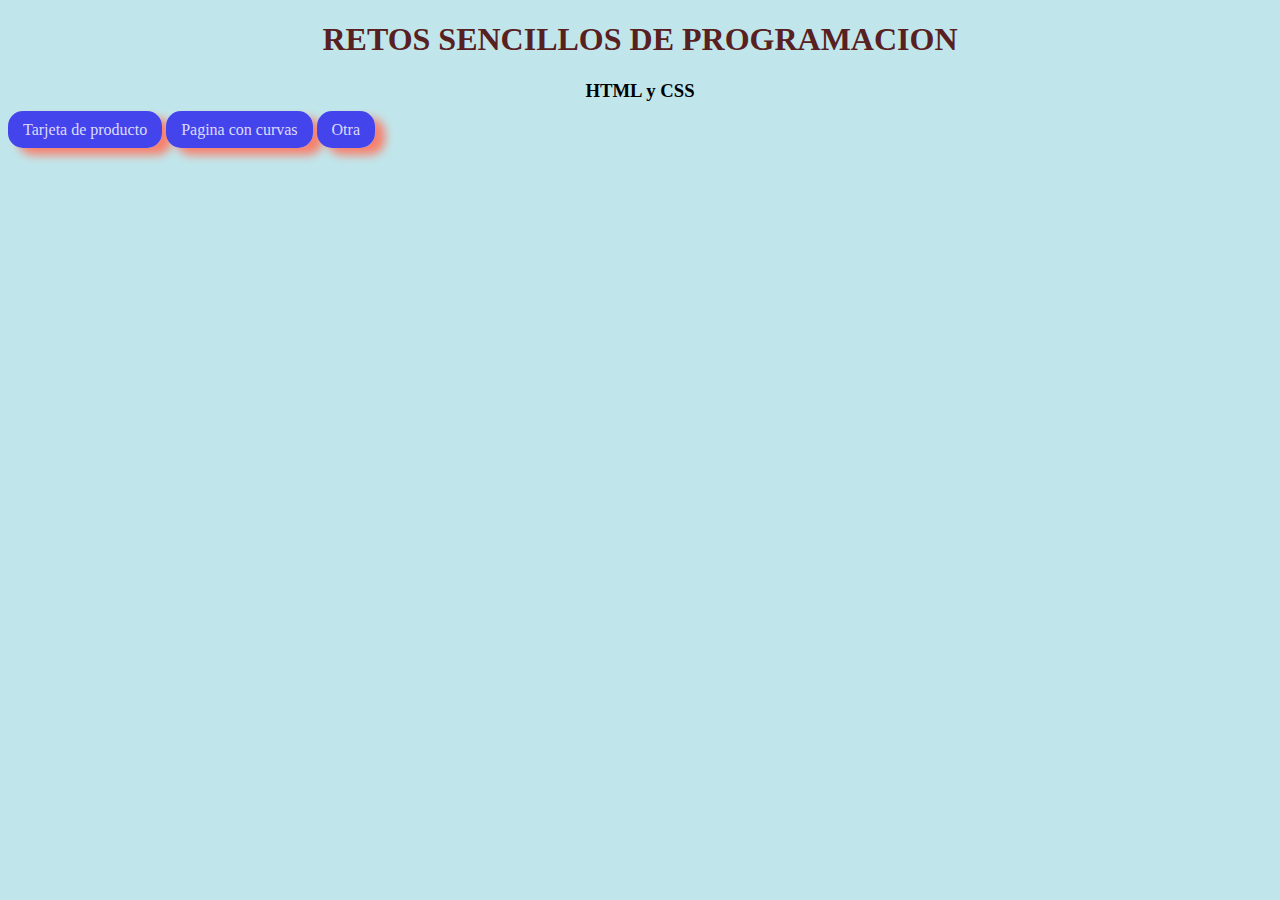
<file: index.html>
<!DOCTYPE html>
<html lang="en">
<head>
    <meta charset="UTF-8">
    <meta http-equiv="X-UA-Compatible" content="IE=edge">
    <meta name="viewport" content="width=device-width, initial-scale=1.0">
    <title>Retos de HTML</title>
    <link rel="stylesheet" href="styles/styles.css">
</head>
<body>
    
    <h1>RETOS SENCILLOS DE PROGRAMACION</h1>
    <h3>HTML y CSS</h3>

    <div>
        <a href="Tarjeta de Producto Previo/index.html">Tarjeta de producto</a>
        <a href="Pagina con curvas al final/index.html">Pagina con curvas</a>
        <a href="">Otra</a>
    </div>
    
</body>
</html>
</file>
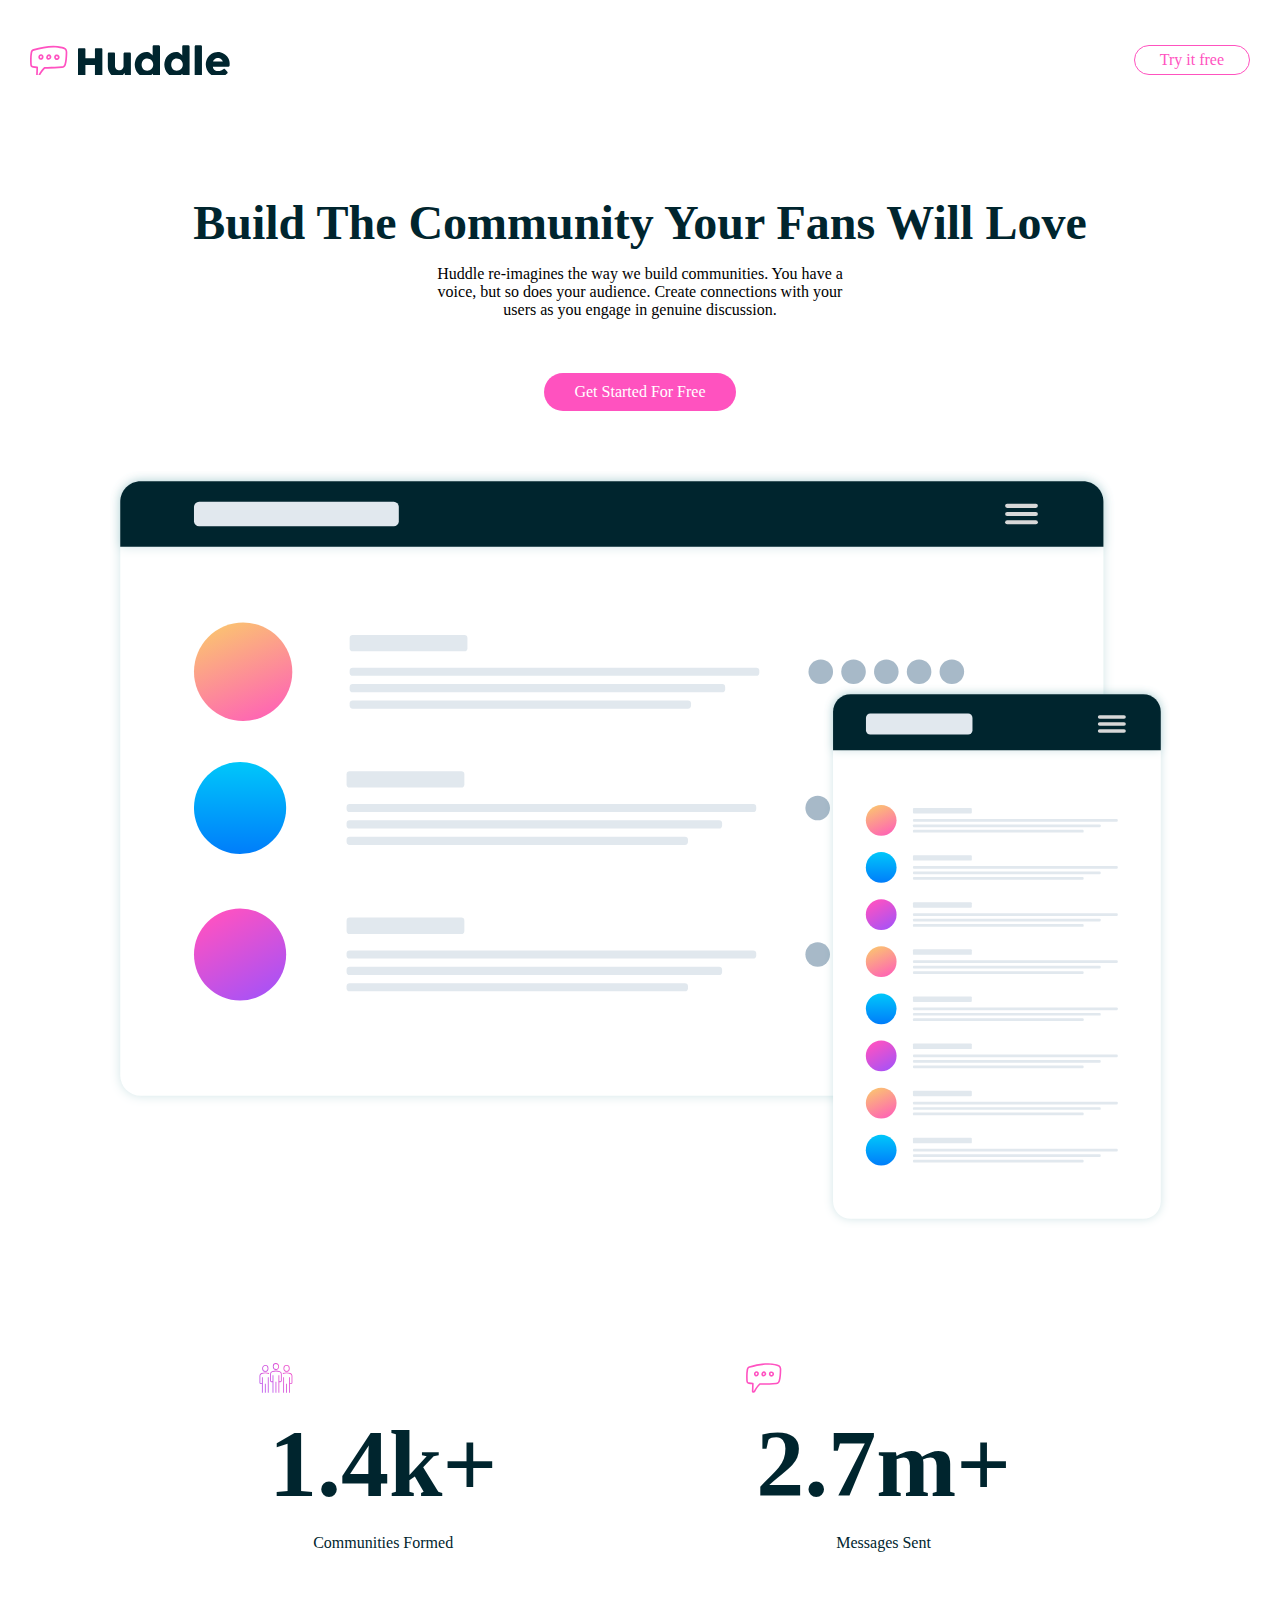
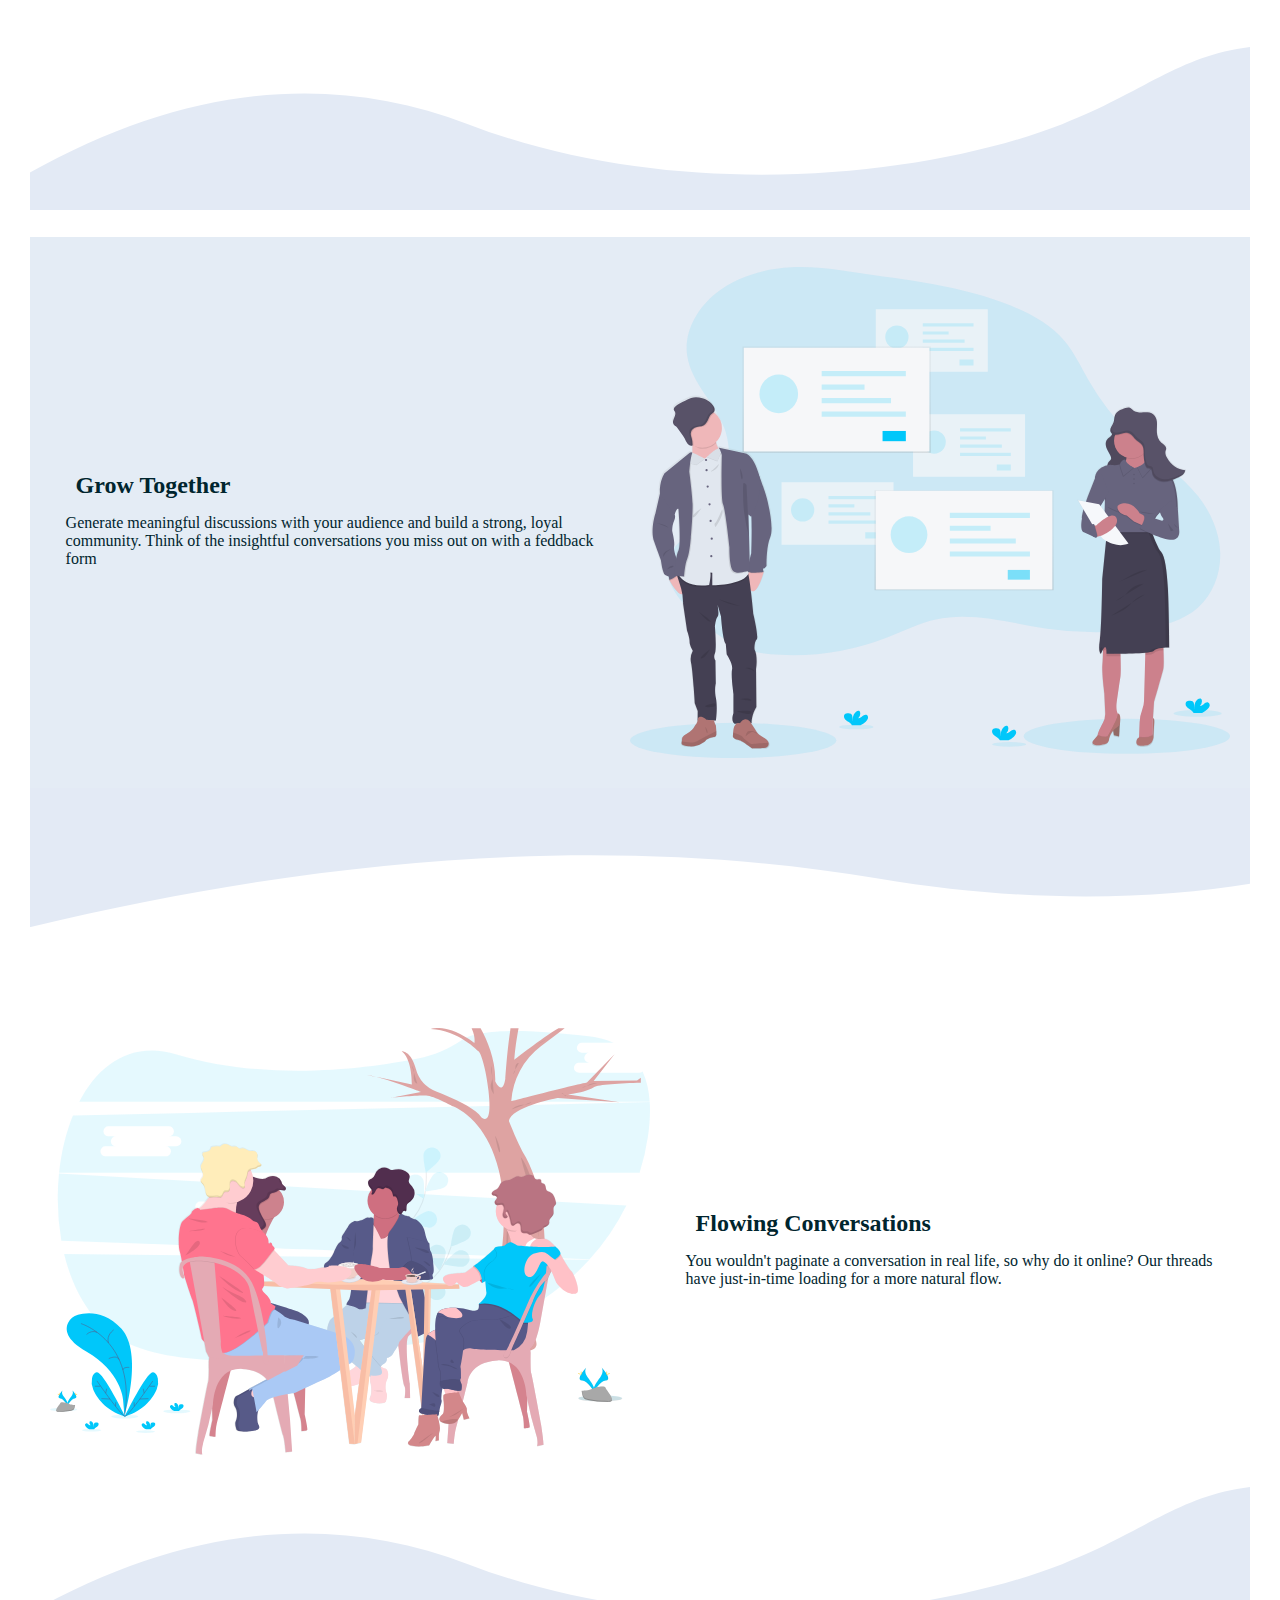
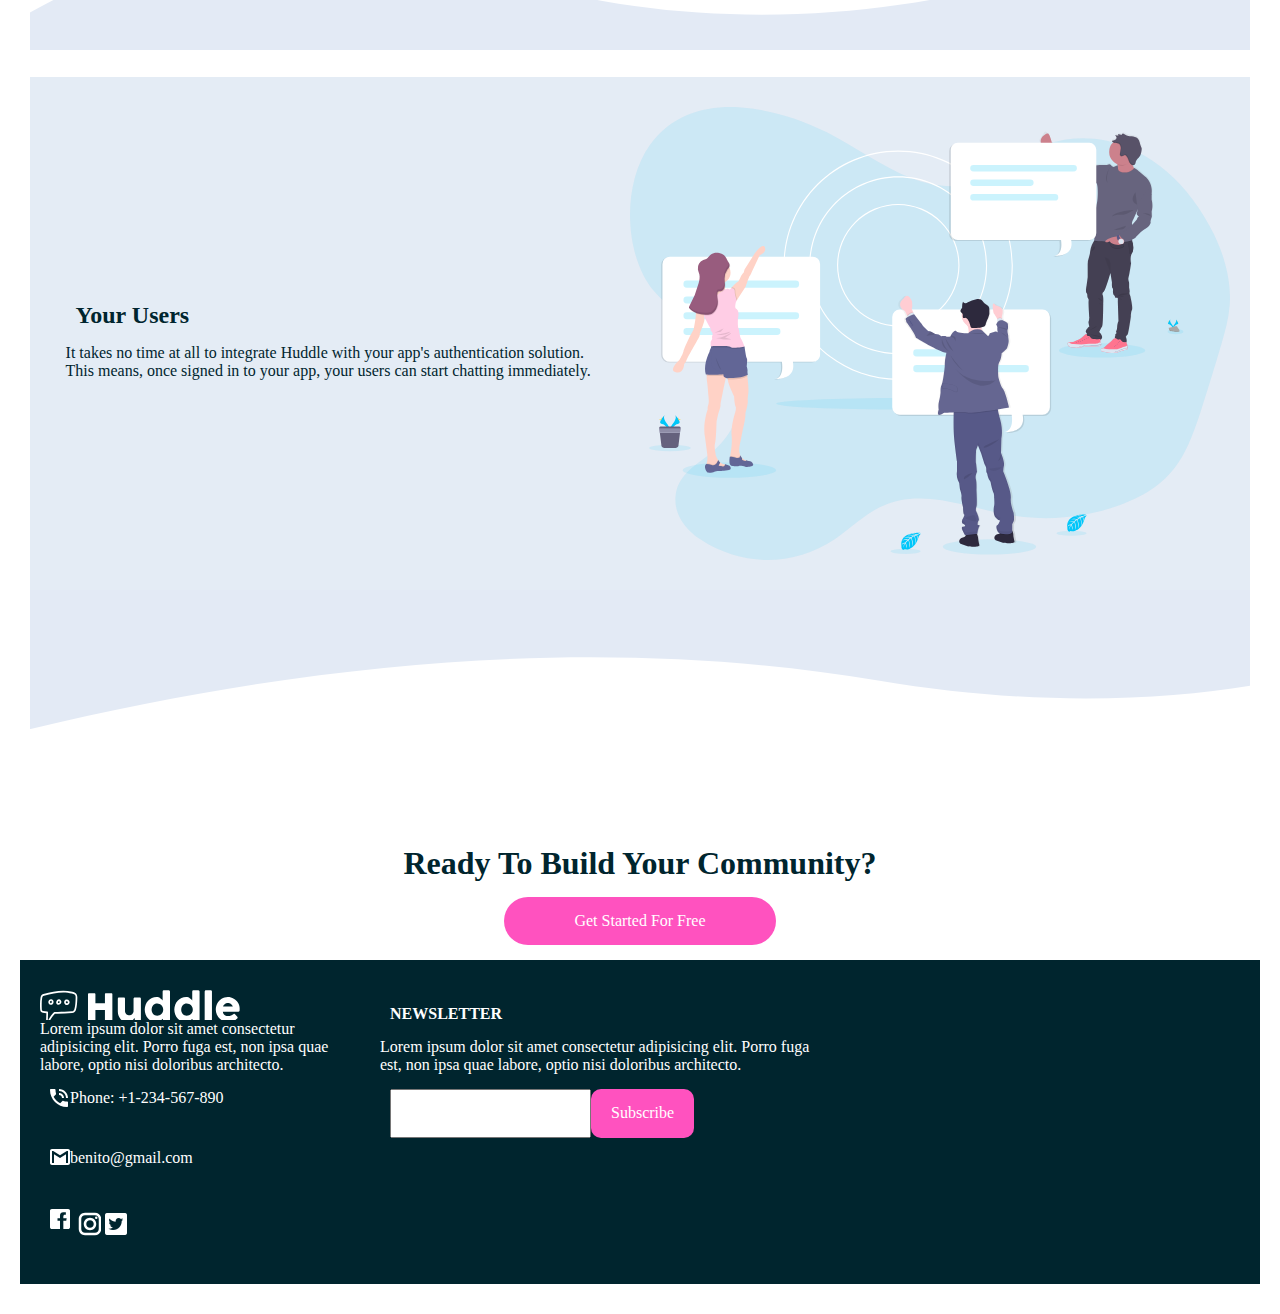
<file: Pagina con curvas al final/index.html>
<!DOCTYPE html>
<html lang="en">
<head>
    <meta charset="UTF-8">
    <meta http-equiv="X-UA-Compatible" content="IE=edge">
    <meta name="viewport" content="width=device-width, initial-scale=1.0">
    <title>Pagina con curvas</title>
    <link rel="stylesheet" href="styles/styles.css">
</head>
<body>
    
    <nav>
        <div class="logo"></div>
        <a href="" class="btn_try">Try it free</a>
    </nav>

    <section class="seccion_uno">
        <h1>Build The Community Your Fans Will Love</h1>
        <p>Huddle re-imagines the way we build communities. You have a voice, but so does your audience. Create connections with your users as you engage in genuine discussion.</p>
        <a href="" class="btn_get">Get Started For Free</a>
        <img src="images/mockups.svg" alt="">
    </section>

    <section class="seccion_dos">
        <div>
            <div class="icon_persons"></div>
            <h2>1.4k+</h2>
            Communities Formed
        </div>
        <div>
            <div class="icon_mensaje"></div>
            <h2>2.7m+</h2>
            Messages Sent
        </div>
    </section>

    <section class="seccion_tres">
        <div class="curvas_uno"></div>
        <div class="grow">
            <div>
                <h3>Grow Together</h3>
                Generate meaningful discussions with your audience and build a strong, loyal community. Think of the insightful conversations you miss out on with a feddback form
            </div>
            <img src="images/person-mensajes.svg" alt="">
        </div>
        <div class="curvas_uno_"></div>

        <div class="flowing">
            <img src="images/illustration-flowing-conversation.svg" alt="">
            <div>
                <h3>Flowing Conversations</h3>
                You wouldn't paginate a conversation in real life, so why do it online? Our threads have just-in-time loading for a more natural flow.
            </div>
        </div>

        <div class="curvas_uno"></div>
        <div class="your">
            <div>
                <h3>Your Users</h3>
                It takes no time at all to integrate Huddle with your app's authentication solution. This means, once signed in to your app, your users can start chatting immediately.
            </div>
            <img src="images/illustration-your-users.svg" alt="">
        </div>
        <div class="curvas_uno_"></div>
    </section>

    <section class="seccion_cuatro">
        <h2>Ready To Build Your Community?</h2>
        <a href="">Get Started For Free</a>
    </section>

    <footer>
        <section class="footer_uno">
            <div class="logo_"></div>
            Lorem ipsum dolor sit amet consectetur adipisicing elit. Porro fuga est, non ipsa quae labore, optio nisi doloribus architecto.
            <div class="phone">
                <div class="icon_phone"></div>
                Phone: +1-234-567-890
            </div>
            <div class="gmail">
                <div class="icon_gmail"></div>
                benito@gmail.com
            </div>
            <div class="redes">
                <div class="icon_facebook"></div>
                <div class="icon_instagram"></div>
                <div class="icon_twitter"></div>
            </div>
        </section>

        <section class="footer_dos">
            <h4>NEWSLETTER</h4>
            Lorem ipsum dolor sit amet consectetur adipisicing elit. Porro fuga est, non ipsa quae labore, optio nisi doloribus architecto.
            <div class="input">
                <input type="text">
                <a href="" class="btn_sub">Subscribe</a>
            </div>
        </section>
    </footer>
</body>
</html>
</file>
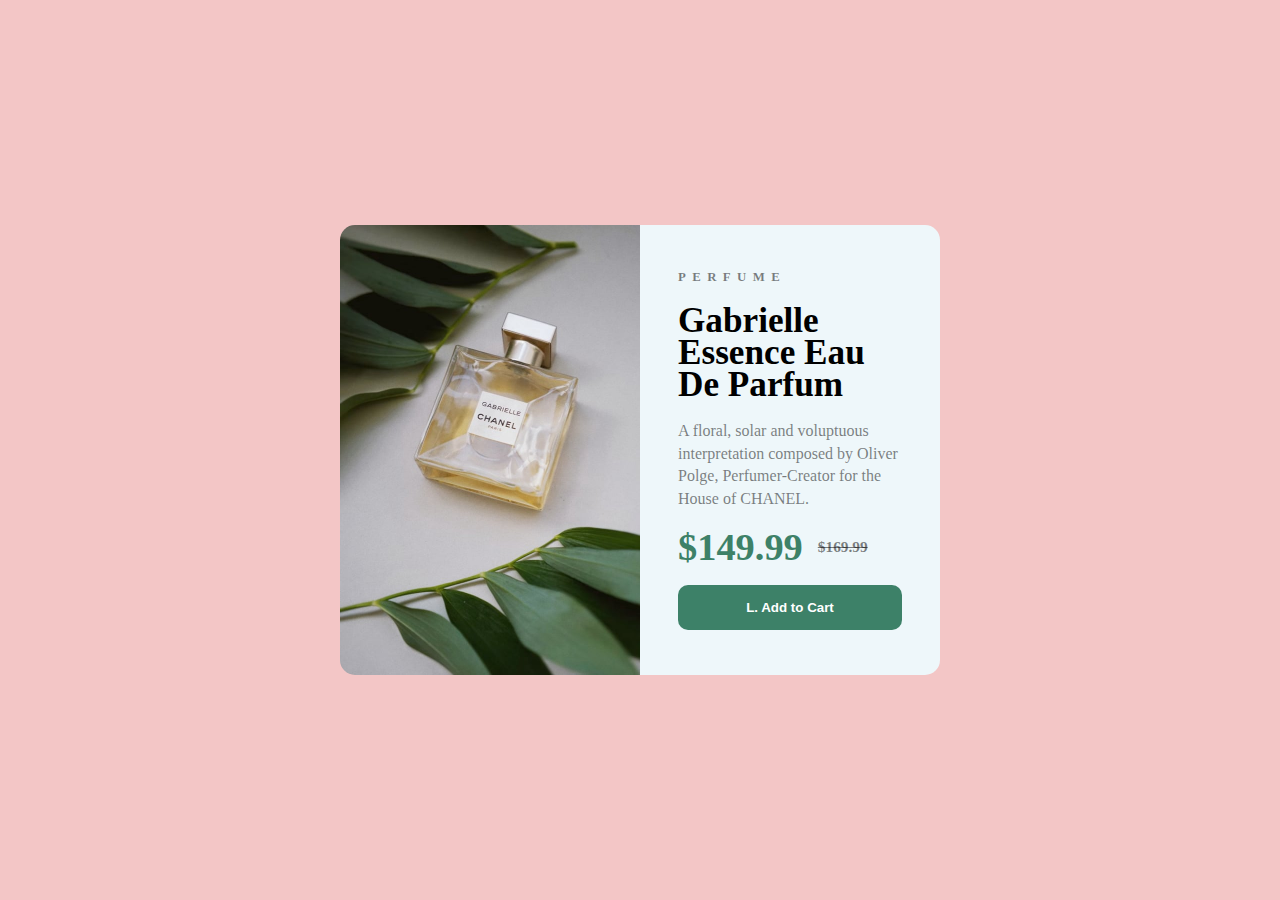
<file: Targeta de Producto Previo/index.html>
<!DOCTYPE html>
<html lang="en">
<head>
    <meta charset="UTF-8">
    <meta http-equiv="X-UA-Compatible" content="IE=edge">
    <meta name="viewport" content="width=device-width, initial-scale=1.0">
    <title>Tarjeta de producto</title>
    <link rel="stylesheet" href="styles/styles.css">
</head>
<body>

    <section class="tarjeta">

        <div class="imagen"></div>
        <div class="descripcion">
            <h3>PERFUME</h3>
            <h2 class="titulo">Gabrielle Essence Eau De Parfum</h2>
            <p>A floral, solar and voluptuous interpretation composed by Oliver Polge, Perfumer-Creator for the House of CHANEL.</p>
            <h2 class="precio">$149.99<span class="precio_">$169.99</span></h2>
            <button class="btn_precio">L. Add to Cart</button>
        </div>

    </section>
    
</body>
</html>
</file>
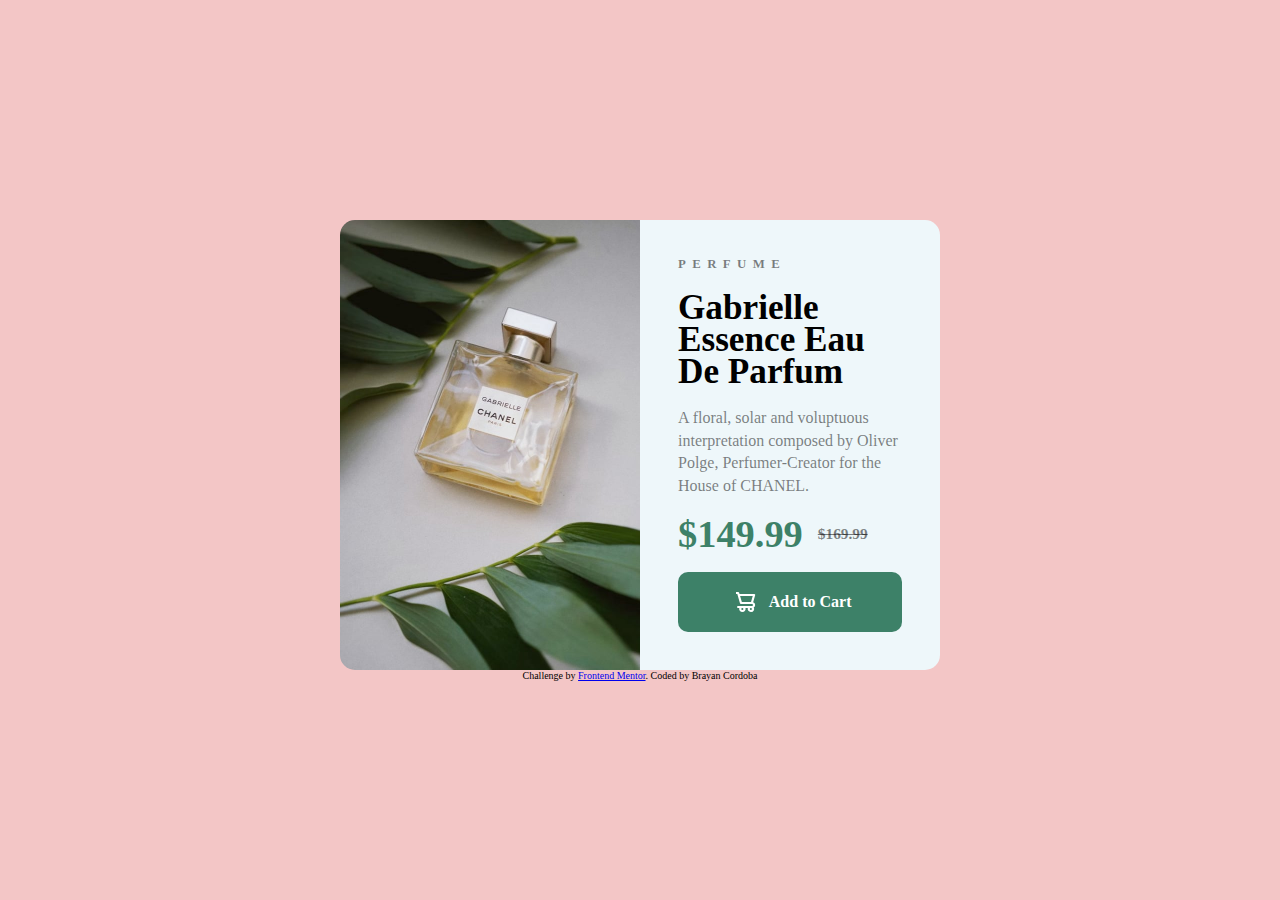
<file: Tarjeta de Producto Previo/index.html>
<!DOCTYPE html>
<html lang="en">
<head>
    <meta charset="UTF-8">
    <meta http-equiv="X-UA-Compatible" content="IE=edge">
    <meta name="viewport" content="width=device-width, initial-scale=1.0">
    <title>Tarjeta de producto</title>
    <link rel="stylesheet" href="styles/styles.css">
</head>
<body>

    <section class="tarjeta">

        <div class="imagen"></div>
        <div class="descripcion">
            <h3>PERFUME</h3>
            <h2 class="titulo">Gabrielle Essence Eau De Parfum</h2>
            <p>A floral, solar and voluptuous interpretation composed by Oliver Polge, Perfumer-Creator for the House of CHANEL.</p>
            <h2 class="precio">$149.99<span class="precio_">$169.99</span></h2>
            <a href="" class="btn_precio">
                <img src="images/icon-cart.svg" alt="" class="carrito">
                Add to Cart
            </a>
        </div>
        
    </section>

    <footer>
        Challenge by <a href="https://www.frontendmentor.io?ref=challenge" target="_blank">Frontend Mentor</a>. Coded by Brayan Cordoba
    </footer>
    

</body>
</html>
</file>
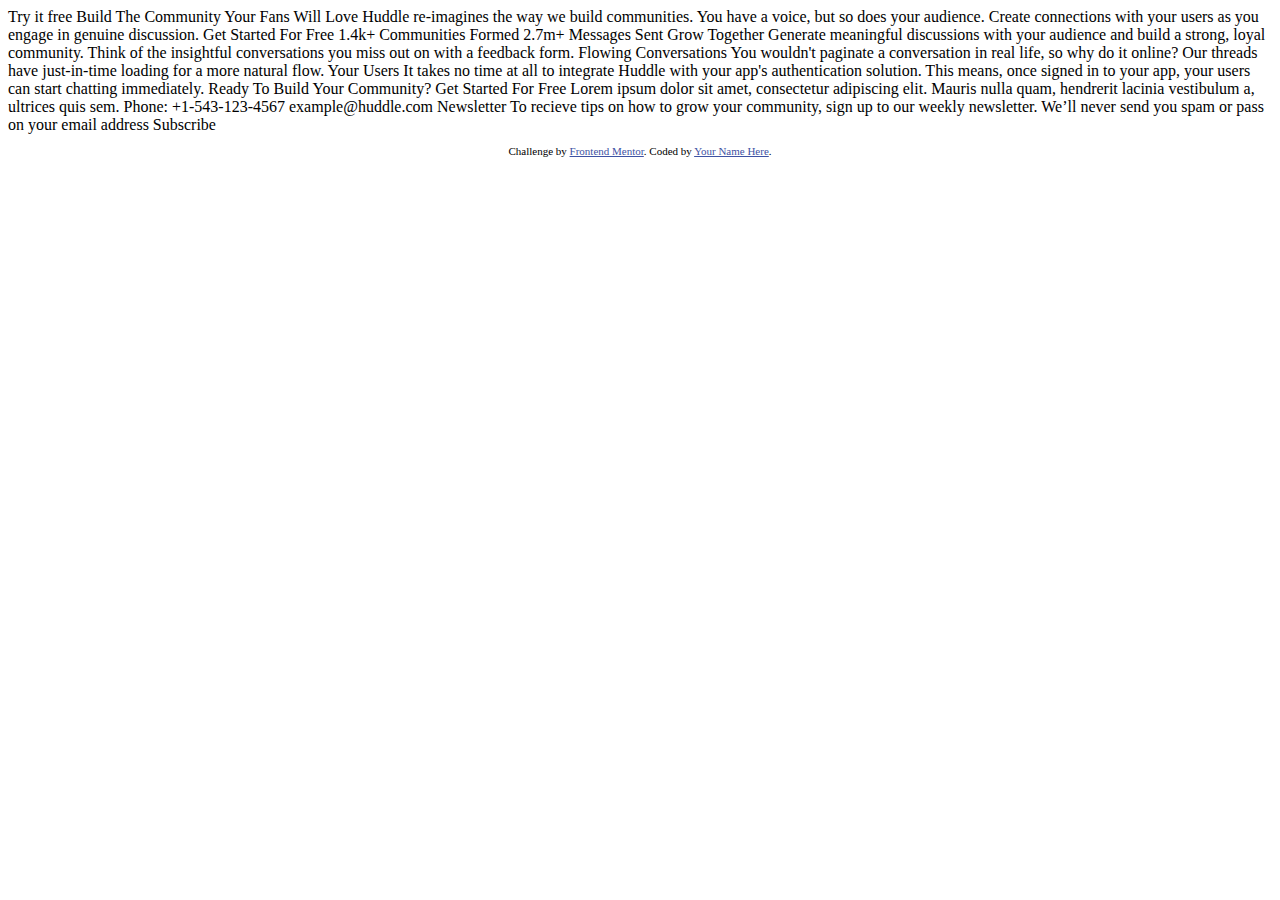
<file: Pagina con curvas al final/guia.html>
<!DOCTYPE html>
<html lang="en">
<head>
  <meta charset="UTF-8">
  <meta name="viewport" content="width=device-width, initial-scale=1.0"> <!-- displays site properly based on user's device -->

  <link rel="icon" type="image/png" sizes="32x32" href="./images/favicon-32x32.png">
  
  <title>Frontend Mentor | Huddle landing page with curved sections</title>

  <!-- Feel free to remove these styles or customise in your own stylesheet 👍 -->
  <style>
    .attribution { font-size: 11px; text-align: center; }
    .attribution a { color: hsl(228, 45%, 44%); }
  </style>
</head>
<body>
  Try it free

  Build The Community Your Fans Will Love

  Huddle re-imagines the way we build communities. You have a voice, but so does 
  your audience. Create connections with your users as you engage in genuine discussion. 

  Get Started For Free

  1.4k+
  Communities Formed

  2.7m+
  Messages Sent

  Grow Together
  Generate meaningful discussions with your audience and build a strong, loyal community. 
  Think of the insightful conversations you miss out on with a feedback form. 

  Flowing Conversations
  You wouldn't paginate a conversation in real life, so why do it online? Our threads have 
  just-in-time loading for a more natural flow.

  Your Users
  It takes no time at all to integrate Huddle with your app's authentication solution. This means, 
  once signed in to your app, your users can start chatting immediately.

  Ready To Build Your Community?
  Get Started For Free

  Lorem ipsum dolor sit amet, consectetur adipiscing elit. Mauris nulla quam, hendrerit lacinia 
  vestibulum a, ultrices quis sem.
  
  Phone: +1-543-123-4567
  example@huddle.com

  Newsletter
  To recieve tips on how to grow your community, sign up to our weekly newsletter. We’ll never 
  send you spam or pass on your email address

  Subscribe

  <footer>
    <p class="attribution">
      Challenge by <a href="https://www.frontendmentor.io?ref=challenge" target="_blank">Frontend Mentor</a>. 
      Coded by <a href="#">Your Name Here</a>.
    </p>
  </footer>
</body>
</html>
</file>
<file: styles/styles.css>
*{
    background: rgb(192, 230, 236);
}

h1{
    display: flex;
    justify-content: center;
    color: rgb(88, 32, 32);
}
h3{
    display: flex;
    justify-content: center;
}


a{
    background: rgb(68, 68, 236);
    color: rgba(255, 255, 255, 0.822);
    padding: 10px 15px;
    border-radius: 15px;
    box-shadow: 10px 7px 10px rgb(247, 129, 108);
    text-decoration: none;
}
a:hover{
    background: rgb(101, 20, 177);
    border: 2px solid black;
    color: black;
    font-weight: bold;
    cursor: pointer;
}
</file>
<file: Pagina con curvas al final/styles/styles.css>
:root{
    --rosado: #ff52bf;
    --rosado_: #ff8fd8;
    --rojo: #ff4242;
    --cyan: #00252e;
    --azul: #e4ecf5;
    --blanco: #ffffff;
}

*{
    margin: 0;
    padding: 15px 10px;
    box-sizing: content-box;
}


nav{
    display: flex;
    justify-content: space-between;
    align-items: center;
}.logo{
    width: 20vh;

    background: url(../images/logo.svg);
    background-repeat: no-repeat;
    background-size: 100%;
}.btn_try{
    color: var(--rosado);
    border: 1px solid var(--rosado);
    border-radius: 50px;
    padding: 5px 25px;
    text-decoration: none;
    cursor: pointer;
}.btn_try:hover{
    color: var(--rosado_);
    border: 1px solid var(--rosado_);
}



.seccion_uno{
    display: flex;
    flex-direction: column;
    justify-content: center;
    align-items: center;
    text-align: center;
    
    padding: 10vh;
}.seccion_uno h1{
    font-size: 3em;
    color: var(--cyan);
}.seccion_uno p{
    padding: 0 30%;
}.seccion_uno img{
    width: 100%;
}
.btn_get{
    color: var(--blanco);
    background: var(--rosado);
    border-radius: 50px;
    padding: 10px 30px;
    text-decoration: none;
    margin-top: 6vh;
    margin-bottom: 5vh;
    cursor: pointer;
}.btn_get:hover{
    background: var(--rosado_);
}




.seccion_dos{
    display: flex;
    justify-content: space-evenly;
    text-align: center;
    color: var(--cyan);
    font-size: 1em;
}.seccion_dos h2{
    font-size: 6em;
}
.icon_persons{
    background: url(../images/tree-person.svg);
    background-repeat: no-repeat;
    background-size: contain;
}
.icon_mensaje{
    background: url(../images/icon-messages.svg);
    background-repeat: no-repeat;
    background-size: contain;
}



.curvas_uno{
    background: url(../images/bg-section-top-desktop-1.svg);
    background-repeat: no-repeat;
    width: auto;
    height: 18vh;
    filter: brightness(0) saturate(100%) invert(83%) sepia(2%) saturate(2985%) hue-rotate(194deg) brightness(115%) contrast(92%);
}.curvas_uno_{
    background: url(../images/bg-section-bottom-desktop-1.svg);
    background-repeat: no-repeat;
    width: auto;
    height: 20vh;
    filter: brightness(0) saturate(100%) invert(83%) sepia(2%) saturate(2985%) hue-rotate(194deg) brightness(115%) contrast(92%);
}


.seccion_tres{
    padding-top: 7vh;
}
.grow{
    display: flex;
    color: var(--cyan);
    background: var(--azul);
}.grow div{
    width: 50%;
    display: flex;
    flex-direction: column;
    justify-content: center;
    padding: 0 2vw;
}.grow h3{
    font-size: 1.5em;
}.grow img{
    width: 50%;
}

.flowing{
    display: flex;
    color: var(--cyan);

}.flowing div{
    width: 50%;
    display: flex;
    flex-direction: column;
    justify-content: center;
    padding: 0 2vw;
}.flowing h3{
    font-size: 1.5em;
}.flowing img{
    width: 50%;
}

.your{
    display: flex;
    color: var(--cyan);
    background: var(--azul);
}.your div{
    width: 50%;
    display: flex;
    flex-direction: column;
    justify-content: center;
    padding: 0 2vw;
}.your h3{
    font-size: 1.5em;
}.your img{
    width: 50%;
}



.seccion_cuatro{
    display: flex;
    flex-direction: column;
    align-items: center;
}.seccion_cuatro h2{
    color: var(--cyan);
    font-size: xx-large;
}.seccion_cuatro a{
    color: var(--blanco);
    background: var(--rosado);
    border-radius: 50px;
    padding: 15px 70px;
    text-decoration: none;
    cursor: pointer;
}.seccion_cuatro a:hover{
    background: var(--rosado_);
}




footer{
    background: var(--cyan);
    color: var(--blanco);
    display: flex;
}
.footer_uno{
    width: 25vw;
}
.logo_{
    width: 20vh;
    background: url(../images/logo.svg);
    background-repeat: no-repeat;
    background-size: 100%;
    filter: brightness(0) saturate(100%) invert(83%) sepia(100%) saturate(0%) hue-rotate(109deg) brightness(106%) contrast(101%);
}
.phone{
    display: flex;
}.icon_phone{
    background: url(../images/icon-phone.svg);
    background-repeat: no-repeat;
}
.gmail{
    display: flex;
}.icon_gmail{
    background: url(../images/icon-email.svg);
    background-repeat: no-repeat;
}

.redes{
    display: flex;
}
.icon_facebook{
    background: url(../images/icon-facebook.svg);
    background-repeat: no-repeat;
    filter: brightness(0) saturate(100%) invert(83%) sepia(100%) saturate(0%) hue-rotate(109deg) brightness(106%) contrast(101%);
    width: 5px;
}
.icon_instagram{
    background: url(../images/icon-instagram.svg);
    background-repeat: no-repeat;
    filter: brightness(0) saturate(100%) invert(83%) sepia(100%) saturate(0%) hue-rotate(109deg) brightness(106%) contrast(101%);
    width: 6px;
}
.icon_twitter{
    background: url(../images/icon-twitter.png);
    background-repeat: no-repeat;
    filter: brightness(0) saturate(100%) invert(83%) sepia(100%) saturate(0%) hue-rotate(109deg) brightness(106%) contrast(101%);
    width: 6px;
}



.footer_dos{
    width: 35vw;
    display: flex;
    flex-direction: column;
}
.input{
    display: flex;
}
.btn_sub{
    color: var(--blanco);
    background: var(--rosado);
    border-radius: 10px;
    padding-left: 20px;
    padding-right: 20px;
    text-decoration: none;
    cursor: pointer;
}.btn_sub:hover{
    background: var(--rosado_);
}
</file>
<file: Targeta de Producto Previo/styles/styles.css>
*{
    background: #f3c6c6;
    margin: 0;
    padding: 0;
    height: 100%;
    width: 100%;
}

.tarjeta{
    display: flex;
    justify-content: center;
    align-items: center;
}

.imagen{
    width: 300px;
    height: 450px;
    border-radius: 15px 0 0 15px;

    background: url(../images/image-product-desktop.jpg);
    background-repeat: no-repeat;
    background-size: 100%;
    background-position: center;
}

.descripcion{
    width: 300px;
    height: 450px;
    border-radius: 0 15px 15px 0;

    background-color: rgb(238, 247, 250);
    
    display: flex;
    justify-content: center;
    flex-direction: column;
}
.descripcion *{
    width: auto;
    height: auto;
    background-color: rgb(238, 247, 250);
    margin: 10px 38px;
}
h3{
    color: rgba(0, 0, 0, 0.5);
    letter-spacing: 0.5em;
    font-size: 0.8em;
}

.titulo{
    font-size: 2.2em;
    line-height: 0.9em;
}

p{
    font-size: 1em;
    line-height: 1.4em;/* Separacion de lineas de texto */
    color: rgba(0, 0, 0, 0.5);
}

.precio{
    color: rgb(61, 129, 104);
    font-size: 2.4em;
    line-height: 0.9em;
}
.precio_{
    vertical-align: top;
    margin-left: 15px;
    color: rgba(0, 0, 0, 0.5);
    text-decoration-line: line-through;
    font-size: 0.4em;
}

.btn_precio{
    background: rgb(61, 129, 104);
    color: white;
    font-weight: bold;
    
    border: none;
    border-radius: 10px;

    padding: 15px;
    margin: 10px 38px;
}

.btn_precio:hover{
    background: rgb(23, 49, 40);
}

/*  600px max de width */
@media (max-width: 600px){
    
    .tarjeta{
        flex-direction: column;
    }

    .imagen{
        border-radius: 15px 15px 0 0;
        height: 200px;
    
        background: url(../images/image-product-mobile.jpg);
        background-repeat: no-repeat;
        background-size: 100%;
        background-position: center;
    }

    .descripcion{
        border-radius: 0 0 15px 15px;
    }
}
</file>
<file: Tarjeta de Producto Previo/styles/styles.css>
:root{
    --blanco: white;
    --negro: black;
}

*{
    background: #f3c6c6;
    margin: 0;
    padding: 0;

    box-sizing: content-box;
}

body{
    display: flex;
    justify-content: center;
    flex-direction: column;
    
    width: 100vw;
    height: 100vh;
}

.tarjeta{
    display: flex;
    justify-content: center;
}

.imagen{
    width: 300px;
    height: 450px;
    border-radius: 15px 0 0 15px;

    background: url(../images/image-product-desktop.jpg);
    background-repeat: no-repeat;
    background-size: 100%;
    background-position: center;
}

.descripcion{
    width: 300px;
    height: 450px;
    border-radius: 0 15px 15px 0;

    background-color: rgb(238, 247, 250);
    
    display: flex;
    justify-content: center;
    flex-direction: column;
}
.descripcion *{
    width: auto;
    height: auto;
    background-color: #eef7fa;
    margin: 10px 38px;
}
h3{
    color: rgba(0, 0, 0, 0.5);
    letter-spacing: 0.5em;
    font-size: 0.8em;
}

.titulo{
    font-size: 2.2em;
    line-height: 0.9em;
}

p{
    font-size: 1em;
    line-height: 1.4em;/* Separacion de lineas de texto */
    color: rgba(0, 0, 0, 0.5);
}

.precio{
    color: rgb(61, 129, 104);
    font-size: 2.4em;
    line-height: 0.9em;
}
.precio_{
    vertical-align: top;
    margin-left: 15px;
    color: rgba(0, 0, 0, 0.5);
    text-decoration-line: line-through;
    font-size: 0.4em;
}

.btn_precio{
    background: rgb(61, 129, 104);
    color: white;
    font-weight: bold;
    text-decoration: none;
    text-align: center;
    
    border: none;
    border-radius: 10px;

    display: flex;
    align-items: center;

    padding: 10px 20px;
    
}.btn_precio:hover {
    background: #eef7fa;
    cursor: pointer;
    border: 3px solid #173128;
    color: #173128;
    padding: 7px 20px;

}.btn_precio:hover .carrito{
    filter: brightness(0) saturate(100%) invert(12%) sepia(48%) saturate(562%) hue-rotate(108deg) brightness(94%) contrast(87%);
}

.carrito{
    background: none;
    width: 20px;
    height: 20px;
    margin-right: 1vw;
}


footer{
    text-align: center;
    font-size: x-small;
}



/*  600px max de width */
@media (max-width: 600px){
    
    body{
        display: flex;
        align-items: center;
        justify-content: center;
    }

    .tarjeta{
        flex-direction: column;
    }

    .imagen{
        border-radius: 15px 15px 0 0;
        height: 200px;
    
        background: url(../images/image-product-mobile.jpg);
        background-repeat: no-repeat;
        background-size: 100%;
        background-position: center;
    }

    .descripcion{
        border-radius: 0 0 15px 15px;
    }
}
</file>
